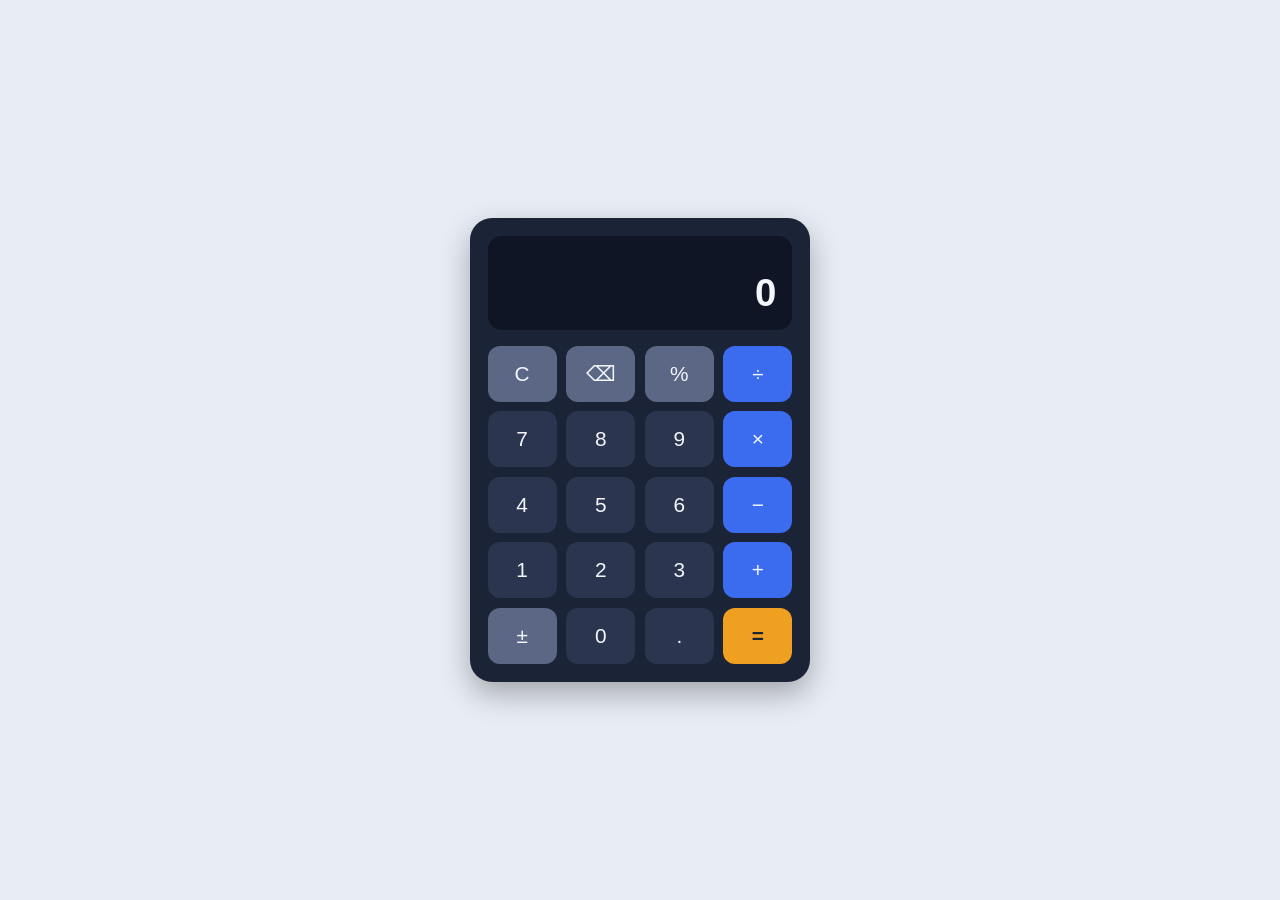
<file: index.html>
<!DOCTYPE html>
<html lang="en">
<head>
<meta charset="utf-8">
<meta name="viewport" content="width=device-width, initial-scale=1">
<title>Calculator</title>
<link rel="stylesheet" href="style.css">
</head>
<body>

<div class="calc">
  <div class="display">
    <div id="history"></div>
    <div id="screen">0</div>
  </div>

  <div class="keys" id="keys">
    <button class="fn" data-key="C">C</button>
    <button class="fn" data-key="Backspace">⌫</button>
    <button class="fn" data-key="%">%</button>
    <button class="op" data-key="/">÷</button>

    <button data-key="7">7</button>
    <button data-key="8">8</button>
    <button data-key="9">9</button>
    <button class="op" data-key="*">×</button>

    <button data-key="4">4</button>
    <button data-key="5">5</button>
    <button data-key="6">6</button>
    <button class="op" data-key="-">−</button>

    <button data-key="1">1</button>
    <button data-key="2">2</button>
    <button data-key="3">3</button>
    <button class="op" data-key="+">+</button>

    <button class="fn" data-key="neg">±</button>
    <button data-key="0">0</button>
    <button data-key=".">.</button>
    <button class="eq" data-key="=">=</button>
  </div>
</div>

<script src="script.js"></script>
</body>
</html>
</file>
<file: style.css>
/* Colors are stored once here and reused with var(...) */
:root {
  --page: #e8edf5; --body: #1b2336; --screen: #0f1524; --text: #f3f6fb;
  --num: #2b3550; --op: #3b6cf0; --fn: #5b6784; --eq: #f0a020;
}
* { box-sizing: border-box; }
body { margin: 0; min-height: 100vh; display: flex; align-items: center; justify-content: center; background: var(--page); font-family: Arial, Helvetica, sans-serif; padding: 1rem; }
.calc { width: 100%; max-width: 340px; background: var(--body); border-radius: 22px; padding: 1.1rem; box-shadow: 0 12px 30px rgba(0,0,0,.3); }
.display { background: var(--screen); border-radius: 14px; padding: .9rem 1rem; margin-bottom: 1rem; text-align: right; color: var(--text); min-height: 5.5rem; overflow: hidden; }
#history { min-height: 1.3rem; color: #8fa0c4; font-size: 1rem; }
#screen { font-size: 2.4rem; font-weight: bold; word-wrap: break-word; }
.keys { display: grid; grid-template-columns: repeat(4, 1fr); gap: .6rem; }
button { border: none; border-radius: 12px; padding: 1rem 0; font-size: 1.3rem; color: var(--text); background: var(--num); cursor: pointer; }
button:hover { filter: brightness(1.2); }
button:active { transform: scale(.95); }
button.fn { background: var(--fn); }
button.op { background: var(--op); }
button.eq { background: var(--eq); color: #1b2336; font-weight: bold; }
</file>
